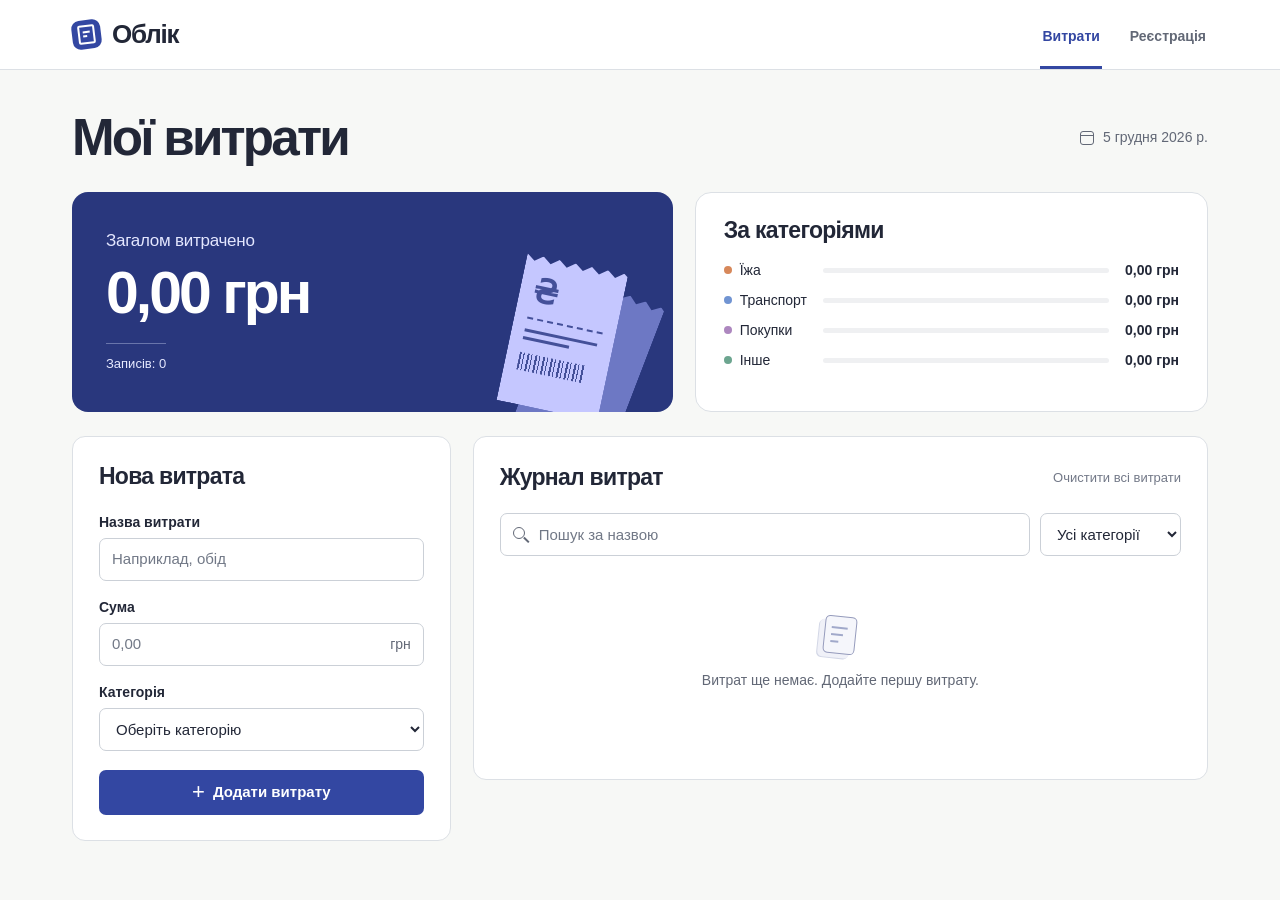
<file: index.html>
<!doctype html>
<html lang="uk">
<head>
  <meta charset="utf-8">
  <meta name="viewport" content="width=device-width, initial-scale=1">
  <meta name="theme-color" content="#fcfbf8">
  <title>Мої витрати — Облік</title>
  <link rel="stylesheet" href="styles.css">
  <script defer src="expenses.js"></script>
</head>
<body>
  <header class="site-header">
    <div class="nav-wrap">
      <a class="brand" href="index.html"><span class="brand-mark" aria-hidden="true"></span>Облік</a>
      <nav class="site-nav" aria-label="Основна навігація">
        <a href="index.html" aria-current="page">Витрати</a>
        <a href="registration.html">Реєстрація</a>
      </nav>
    </div>
  </header>
  <main class="dashboard">
    <div class="page-heading">
      <h1>Мої витрати</h1>
      <time id="today"></time>
    </div>

    <div class="overview">
      <section class="total-panel" aria-labelledby="total-heading">
        <div class="total-content">
          <h2 id="total-heading">Загалом витрачено</h2>
          <p id="expense-total" class="total-amount">0,00 грн</p>
          <p id="expense-count" class="total-count">Записів: 0</p>
        </div>
        <div class="receipt-art" aria-hidden="true">
          <div class="receipt-back"></div>
          <div class="receipt-paper">
            <span class="receipt-currency">₴</span>
            <span class="receipt-divider"></span>
            <span class="receipt-line"></span>
            <span class="receipt-line short"></span>
            <span class="receipt-barcode"></span>
          </div>
        </div>
      </section>

      <section class="stats-panel" aria-labelledby="stats-heading">
        <h2 id="stats-heading">За категоріями</h2>
        <ul id="category-stats" class="stats-list">
          <li class="stat-row food" data-category="Їжа"><span>Їжа</span><span class="stat-track"><span class="stat-fill"></span></span><span class="stat-value">0,00 грн</span></li>
          <li class="stat-row transport" data-category="Транспорт"><span>Транспорт</span><span class="stat-track"><span class="stat-fill"></span></span><span class="stat-value">0,00 грн</span></li>
          <li class="stat-row shopping" data-category="Покупки"><span>Покупки</span><span class="stat-track"><span class="stat-fill"></span></span><span class="stat-value">0,00 грн</span></li>
          <li class="stat-row other" data-category="Інше"><span>Інше</span><span class="stat-track"><span class="stat-fill"></span></span><span class="stat-value">0,00 грн</span></li>
        </ul>
      </section>
    </div>

    <div class="workspace">
      <section class="entry-panel" aria-labelledby="entry-heading">
        <h2 id="entry-heading">Нова витрата</h2>
        <form id="expense-form" class="entry-form" novalidate>
          <div class="field">
            <label for="expense-name">Назва витрати</label>
            <input id="expense-name" type="text" placeholder="Наприклад, обід" aria-describedby="name-error" required>
            <small id="name-error" class="field-error"></small>
          </div>
          <div class="field">
            <label for="expense-amount">Сума</label>
            <div class="amount-input"><input id="expense-amount" type="text" inputmode="decimal" placeholder="0,00" aria-describedby="amount-unit amount-error" required><span id="amount-unit">грн</span></div>
            <small id="amount-error" class="field-error"></small>
          </div>
          <div class="field">
            <label for="expense-category">Категорія</label>
            <select id="expense-category" aria-describedby="category-error" required>
              <option value="">Оберіть категорію</option>
              <option>Їжа</option><option>Транспорт</option><option>Покупки</option><option>Інше</option>
            </select>
            <small id="category-error" class="field-error"></small>
          </div>
          <button class="primary add-expense" type="submit"><span aria-hidden="true">+</span> Додати витрату</button>
        </form>
      </section>

      <section class="journal" aria-labelledby="journal-heading">
        <div class="journal-heading">
          <h2 id="journal-heading">Журнал витрат</h2>
          <button type="button" id="clear-expenses" class="clear-button" disabled>Очистити всі витрати</button>
        </div>
        <div class="journal-controls">
          <div class="search-wrap">
            <label class="sr-only" for="expense-search">Пошук за назвою</label>
            <input type="search" id="expense-search" placeholder="Пошук за назвою">
          </div>
          <div>
            <label class="sr-only" for="category-filter">Фільтр за категорією</label>
            <select id="category-filter">
              <option value="">Усі категорії</option>
              <option>Їжа</option><option>Транспорт</option><option>Покупки</option><option>Інше</option>
            </select>
          </div>
        </div>
        <ul id="expense-list" class="expense-list"></ul>
        <p id="list-empty" class="list-empty">Витрат ще немає. Додайте першу витрату.</p>
      </section>
    </div>
    <p class="status" id="expense-status" role="status"></p>
  </main>
</body>
</html>
</file>
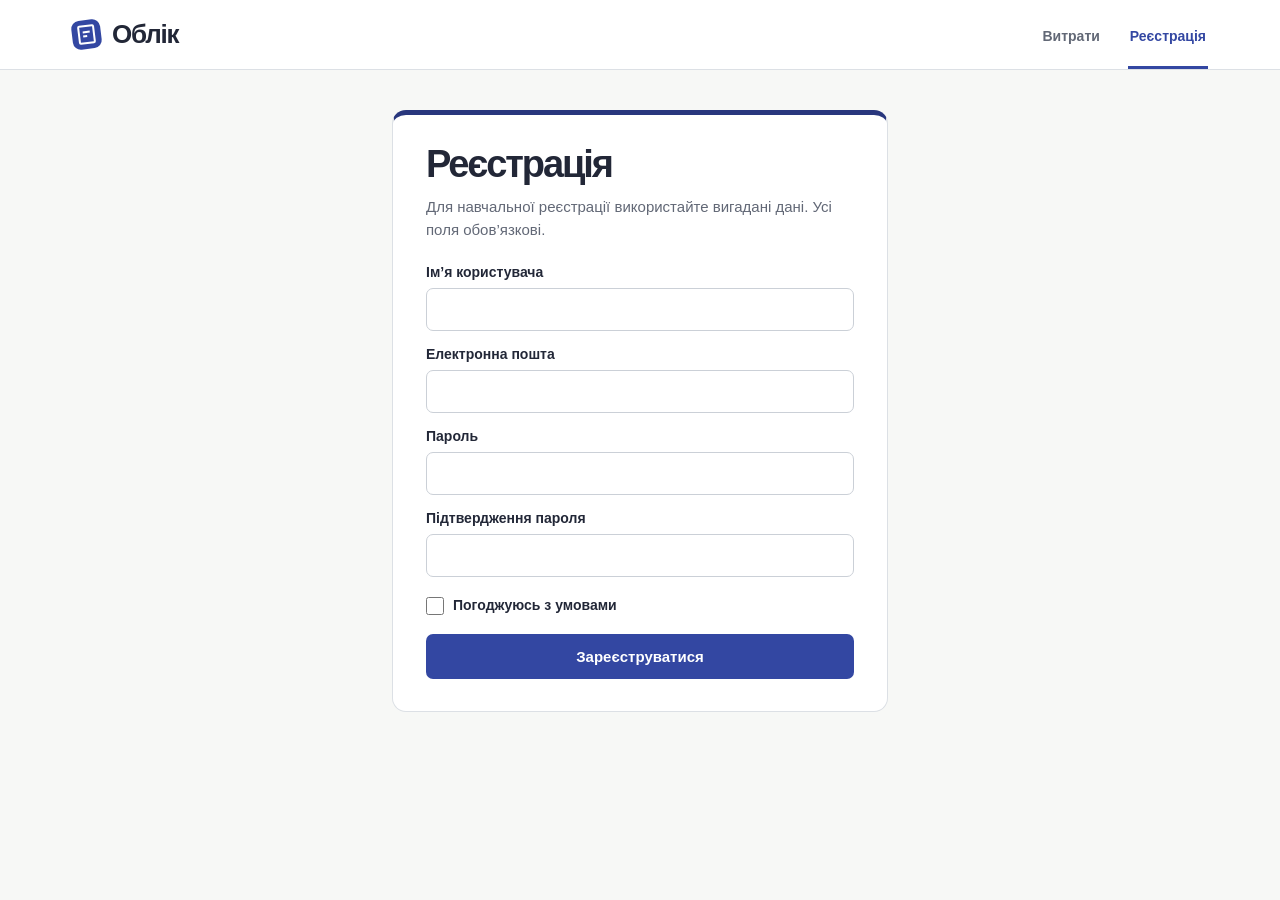
<file: registration.html>
<!doctype html>
<html lang="uk">
<head>
  <meta charset="utf-8">
  <meta name="viewport" content="width=device-width, initial-scale=1">
  <title>Реєстрація — Облік</title>
  <link rel="stylesheet" href="styles.css">
  <script src="registration.js" defer></script>
</head>
<body>
  <header class="site-header">
    <div class="nav-wrap">
      <a class="brand" href="index.html"><span class="brand-mark" aria-hidden="true"></span>Облік</a>
      <nav class="site-nav" aria-label="Основна навігація">
        <a href="index.html">Витрати</a>
        <a href="registration.html" aria-current="page">Реєстрація</a>
      </nav>
    </div>
  </header>
  <main class="registration-main">
    <section class="registration-card" aria-labelledby="registration-title">
      <h1 id="registration-title">Реєстрація</h1>
      <p class="intro">Для навчальної реєстрації використайте вигадані дані. Усі поля обов’язкові.</p>
      <form class="registration-form" method="post" novalidate>
        <div class="field">
          <label for="username">Ім’я користувача</label>
          <input id="username" type="text" autocomplete="username" minlength="3" required aria-describedby="username-error">
          <small class="field-error" id="username-error" aria-live="polite"></small>
        </div>
        <div class="field">
          <label for="email">Електронна пошта</label>
          <input id="email" type="email" autocomplete="email" required aria-describedby="email-error">
          <small class="field-error" id="email-error" aria-live="polite"></small>
        </div>
        <div class="field">
          <label for="password">Пароль</label>
          <input id="password" type="password" autocomplete="new-password" minlength="8" required aria-describedby="password-error">
          <small class="field-error" id="password-error" aria-live="polite"></small>
        </div>
        <div class="field">
          <label for="confirm-password">Підтвердження пароля</label>
          <input id="confirm-password" type="password" autocomplete="new-password" required aria-describedby="confirm-password-error">
          <small class="field-error" id="confirm-password-error" aria-live="polite"></small>
        </div>
        <div class="check-field">
          <label class="check-label" for="terms">
            <input id="terms" type="checkbox" required aria-describedby="terms-error">
            <span>Погоджуюсь з умовами</span>
          </label>
          <small class="field-error" id="terms-error" aria-live="polite"></small>
        </div>
        <button class="primary" type="submit">Зареєструватися</button>
      </form>
      <p class="success" role="status" tabindex="-1" hidden>Реєстрація успішна!</p>
    </section>
  </main>
</body>
</html>
</file>
<file: styles.css>
:root {
  color-scheme: light;
  --page: #f7f8f6;
  --paper: #fff;
  --ink: #222737;
  --muted: #626876;
  --line: #dce0e5;
  --blue: #3347a2;
  --blue-dark: #29377d;
  --focus: #495fcb;
  --error: #a22c40;
  font-family: Inter, Roboto, "Segoe UI", Arial, sans-serif;
  color: var(--ink);
  background: var(--page);
  line-height: 1.5;
}

* { box-sizing: border-box; }
body { margin: 0; }
button, input, select { font: inherit; }
button, select { cursor: pointer; }
button:disabled { cursor: default; }
:focus-visible { outline: 3px solid var(--focus); outline-offset: 3px; }
[hidden] { display: none !important; }
h1, h2, p, ul { margin: 0; }
.sr-only {
  position: absolute; width: 1px; height: 1px; padding: 0; margin: -1px;
  overflow: hidden; clip-path: inset(50%); white-space: nowrap;
}

.site-header { background: var(--paper); border-bottom: 1px solid var(--line); }
.dashboard, .nav-wrap { width: min(1136px, calc(100% - 72px)); margin-inline: auto; }
.nav-wrap { min-height: 69px; display: flex; align-items: center; justify-content: space-between; gap: 24px; }
.brand {
  display: inline-flex; gap: 11px; align-items: center; color: var(--ink);
  text-decoration: none; font-weight: 750; font-size: 26px; letter-spacing: -1.2px;
}
.brand-mark {
  width: 29px; height: 29px; background: var(--blue); border-radius: 8px;
  display: grid; place-items: center; transform: rotate(-7deg);
}
.brand-mark::before {
  content: ""; width: 13px; height: 15px; border: 2px solid white; border-radius: 2px;
  background: linear-gradient(white,white) 3px 4px / 7px 2px no-repeat,
    linear-gradient(white,white) 3px 8px / 4px 2px no-repeat;
}
.site-nav { display: flex; align-self: stretch; align-items: stretch; gap: 26px; }
.site-nav a {
  position: relative; display: inline-flex; align-items: center; color: var(--muted);
  text-decoration: none; font-size: 14px; font-weight: 600; padding: 3px 2px 0;
}
.site-nav a:hover, .site-nav a[aria-current="page"] { color: var(--blue); }
.site-nav a[aria-current="page"]::after {
  content: ""; position: absolute; inset: auto 0 0; height: 3px; background: currentColor;
}

.dashboard { padding-block: 40px 44px; }
.page-heading, .journal-heading { display: flex; align-items: center; justify-content: space-between; gap: 16px; }
.page-heading { margin-bottom: 26px; }
h1 { font-size: clamp(36px, 4vw, 53px); font-weight: 690; line-height: 1.09; letter-spacing: -.055em; }
h2 { font-size: 23px; line-height: 1.25; letter-spacing: -.032em; font-weight: 680; }
#today { font-size: 14px; color: var(--muted); display: flex; gap: 9px; align-items: center; }
#today::before {
  content: ""; width: 12px; height: 12px; border: 1.5px solid currentColor; border-radius: 3px;
  background: linear-gradient(currentColor,currentColor) center 3px / 100% 1px no-repeat;
}
.overview { display: grid; grid-template-columns: 1.17fr 1fr; gap: 22px; }
.total-panel {
  min-height: 220px; position: relative; isolation: isolate; overflow: hidden;
  border-radius: 16px; padding: 30px 34px; background: var(--blue-dark); color: white;
  display: flex; align-items: center;
}
.total-content { position: relative; z-index: 1; min-width: 0; max-width: 100%; }
.total-content h2 { color: #e4e7ff; font-size: 17px; letter-spacing: -.015em; font-weight: 500; }
.total-amount {
  margin-block: 10px 18px; font-size: clamp(36px, 4.6vw, 62px); line-height: 1.08;
  font-weight: 650; font-variant-numeric: tabular-nums; letter-spacing: -.05em; overflow-wrap: anywhere;
}
.total-count { width: fit-content; color: #e6e9ff; font-size: 13px; border-top: 1px solid #6975ab; padding-top: 10px; }
.receipt-art {
  --receipt: #c5c7ff; position: relative; z-index: 0; flex: 0 10 134px; min-width: 0; height: 156px;
  align-self: end; margin: 0 -3px -39px auto; pointer-events: none; transform: rotate(12deg);
}
.receipt-back, .receipt-paper {
  position: absolute; width: 103px; height: 150px; padding: 13px 13px 15px;
  clip-path: polygon(0 0,8% 4%,16% 0,24% 4%,32% 0,40% 4%,48% 0,56% 4%,64% 0,72% 4%,80% 0,88% 4%,96% 0,100% 2%,100% 100%,0 100%);
}
.receipt-back { background: #6d78c4; top: 17px; left: 34px; transform: rotate(9deg); }
.receipt-paper { background: var(--receipt); top: 0; left: 2px; color: #445099; }
.receipt-currency { display: block; font-size: 33px; font-weight: 700; line-height: 1.1; margin: 4px 0 9px; }
.receipt-divider { display: block; border-top: 2px dashed currentColor; margin-bottom: 10px; }
.receipt-line { display: block; width: 96%; background: currentColor; height: 3px; margin: 5px 0; }
.receipt-line.short { width: 61%; }
.receipt-barcode { display: block; width: 87%; height: 18px; margin-top: 13px; background: repeating-linear-gradient(90deg,currentColor 0 2px,transparent 2px 4px,currentColor 4px 5px,transparent 5px 8px); }

.stats-panel, .entry-panel, .journal, .registration-card { background: var(--paper); border: 1px solid var(--line); }
.stats-panel { border-radius: 16px; padding: 23px 28px; }
.stats-panel h2 { margin-bottom: 15px; }
.stats-list, .expense-list { list-style: none; padding: 0; }
.stats-list { display: grid; grid-template-columns: auto minmax(18px, 1fr) auto; gap: 9px 16px; }
.stat-row {
  display: grid; grid-column: 1 / -1; grid-template-columns: subgrid;
  align-items: center; font-size: 14px;
}
.food { --category: #a65532; --tint: #fae5d4; --bar: #d7885a; }
.transport { --category: #31558f; --tint: #e0ebfc; --bar: #7194d2; }
.shopping { --category: #795087; --tint: #efe5f6; --bar: #ad87bf; }
.other { --category: #397661; --tint: #def1e7; --bar: #6ca58f; }
.stat-row > :first-child { display: inline-flex; align-items: center; gap: 8px; }
.stat-row > :first-child::before { content: ""; width: 8px; height: 8px; border-radius: 50%; background: var(--bar); flex: none; }
.stat-track { height: 5px; background: #eff0f2; border-radius: 99px; overflow: hidden; }
.stat-fill { display: block; width: 0; height: 100%; background: var(--bar); }
.stat-value, .expense-value { text-align: right; font-weight: 600; font-variant-numeric: tabular-nums; }

.workspace { display: grid; grid-template-columns: minmax(270px, .68fr) minmax(0, 1.32fr); align-items: start; gap: 22px; margin-top: 24px; }
.entry-panel, .journal { border-radius: 13px; padding: 25px 26px; }
.entry-form, .registration-form { display: grid; gap: 16px; margin-top: 21px; }
.field { display: grid; gap: 5px; min-width: 0; }
.field label, .check-label { font-size: 14px; font-weight: 570; }
input:not([type="checkbox"]), select {
  width: 100%; min-width: 0; min-height: 43px; padding: 9px 12px; color: var(--ink);
  border: 1px solid #cbd0d7; border-radius: 7px; background-color: var(--paper); font-size: 15px;
}
input::placeholder { color: #717886; opacity: 1; }
select { padding-right: 24px; }
.amount-input { position: relative; }
.amount-input input { padding-right: 48px; }
.amount-input span { position: absolute; right: 13px; top: 50%; transform: translateY(-50%); font-size: 14px; color: var(--muted); }
.field-error { display: block; color: var(--error); font-size: 13px; }
.field-error:empty, .status:empty { display: none; }
input[aria-invalid="true"], select[aria-invalid="true"] { border-color: var(--error); }
.primary {
  display: inline-flex; align-items: center; justify-content: center; gap: 8px;
  border: 0; background: var(--blue); color: white; border-radius: 7px;
  min-height: 45px; padding: 9px 16px; font-weight: 600; font-size: 15px;
}
.primary:hover { background: var(--blue-dark); }
.add-expense { margin-top: 3px; }
.add-expense span { font-size: 22px; font-weight: 400; line-height: 1; }
.journal { min-height: 344px; }
.journal-heading { flex-wrap: wrap; gap: 6px 12px; }
.clear-button { border: 0; background: transparent; color: var(--error); font-size: 13px; padding: 6px 0; }
.clear-button:hover:enabled { text-decoration: underline; }
.clear-button:disabled { color: #737988; }
.journal-controls { display: grid; grid-template-columns: 1fr auto; gap: 10px; margin: 20px 0 5px; }
.search-wrap { position: relative; }
.search-wrap input { padding-left: 38px; }
.search-wrap::before, .search-wrap::after { content: ""; position: absolute; pointer-events: none; color: var(--muted); }
.search-wrap::before { width: 10px; height: 10px; border: 1.6px solid currentColor; border-radius: 50%; left: 13px; top: 14px; }
.search-wrap::after { width: 7px; height: 1.6px; background: currentColor; transform: rotate(45deg); left: 23px; top: 26px; }
.list-empty {
  display: grid; justify-items: center; align-content: center; gap: 16px; min-height: 185px;
  text-align: center; font-size: 14px; color: var(--muted); padding: 24px 12px;
}
.list-empty::before {
  content: ""; width: 30px; height: 36px; border: 1.5px solid #959bbc; border-radius: 5px;
  box-shadow: -5px 4px 0 #f0f1f8, -6px 5px 0 #d3d7e6;
  background: linear-gradient(#a1a9ca,#a1a9ca) 6px 10px / 16px 2px no-repeat,
    linear-gradient(#a1a9ca,#a1a9ca) 6px 17px / 12px 2px no-repeat,
    linear-gradient(#a1a9ca,#a1a9ca) 6px 24px / 8px 2px no-repeat, #f5f6fb;
  transform: rotate(6deg);
}
.expense-row { display: grid; grid-template-columns: 36px minmax(0,1fr) auto 30px; gap: 12px; align-items: center; padding: 13px 0; border-bottom: 1px solid #ebedf0; }
.expense-row:last-child { border-bottom: 0; }
.category-icon { display: grid; place-items: center; width: 36px; height: 36px; background: var(--tint); color: var(--category); border-radius: 9px; font-weight: 650; }
.expense-detail { display: grid; }
.expense-title { font-weight: 570; overflow-wrap: anywhere; }
.expense-category { font-size: 13px; color: var(--muted); }
.expense-value { font-size: 15px; }
.delete-expense { width: 30px; height: 32px; border: 0; border-radius: 5px; background: none; color: var(--muted); font-size: 23px; line-height: 1; }
.delete-expense:hover { color: var(--error); background: #fceef1; }
.status { font-size: 14px; margin-top: 12px; color: var(--muted); overflow-wrap: anywhere; }

.registration-main { width: min(100% - 36px, 496px); margin: 40px auto 48px; }
.registration-card { border-top: 5px solid var(--blue-dark); border-radius: 14px; padding: 29px 33px 32px; }
.registration-card h1 { font-size: 38px; }
.intro { color: var(--muted); margin-top: 11px; font-size: 15px; }
.registration-form { gap: 13px; }
.check-label { display: flex; align-items: center; gap: 9px; cursor: pointer; width: fit-content; }
input[type="checkbox"] { width: 18px; height: 18px; accent-color: var(--blue); margin: 0; }
.check-field { display: grid; gap: 4px; margin-block: 5px; }
.success { margin-top: 18px; border-radius: 6px; background: #e1f2e9; color: #285c48; padding: 10px 14px; }

@media (max-width: 850px) {
  .dashboard, .nav-wrap { width: calc(100% - 40px); }
  .overview, .workspace { gap: 16px; }
  .total-panel, .stats-panel, .entry-panel, .journal { padding: 21px; }
  .workspace { grid-template-columns: minmax(240px, .7fr) minmax(0, 1.3fr); }
  .receipt-art { margin-bottom: -35px; margin-right: -12px; transform: scale(.82) rotate(12deg); transform-origin: right bottom; }
  .stats-list { column-gap: 8px; }
}
@media (max-width: 670px) {
  .dashboard, .nav-wrap { width: calc(100% - 32px); }
  .nav-wrap { min-height: 60px; }
  .site-nav { gap: 15px; }
  .dashboard { padding-top: 26px; }
  .page-heading { flex-wrap: wrap; gap: 6px 14px; margin-bottom: 18px; }
  #today { font-size: 12px; }
  .overview, .workspace { grid-template-columns: minmax(0, 1fr); }
  .workspace { margin-top: 16px; }
  .total-panel { min-height: 164px; }
  .total-amount { margin: 8px 0 12px; }
  .receipt-art { margin-right: 0; }
  .journal { min-height: 265px; }
  .list-empty { min-height: 145px; }
  .registration-main { margin-top: 24px; }
  .registration-card { padding: 24px 21px; }
}
@media (max-width: 420px) {
  .dashboard, .nav-wrap { width: calc(100% - 24px); }
  .entry-panel, .journal, .stats-panel { padding: 19px 16px; }
  .journal-controls { grid-template-columns: minmax(0, 1fr) auto; gap: 6px; }
  .journal-controls select, .journal-controls input { font-size: 13px; }
  .expense-row { grid-template-columns: 30px minmax(0,1fr) auto 28px; gap: 7px; }
  .category-icon { width: 30px; height: 30px; }
}
</file>
